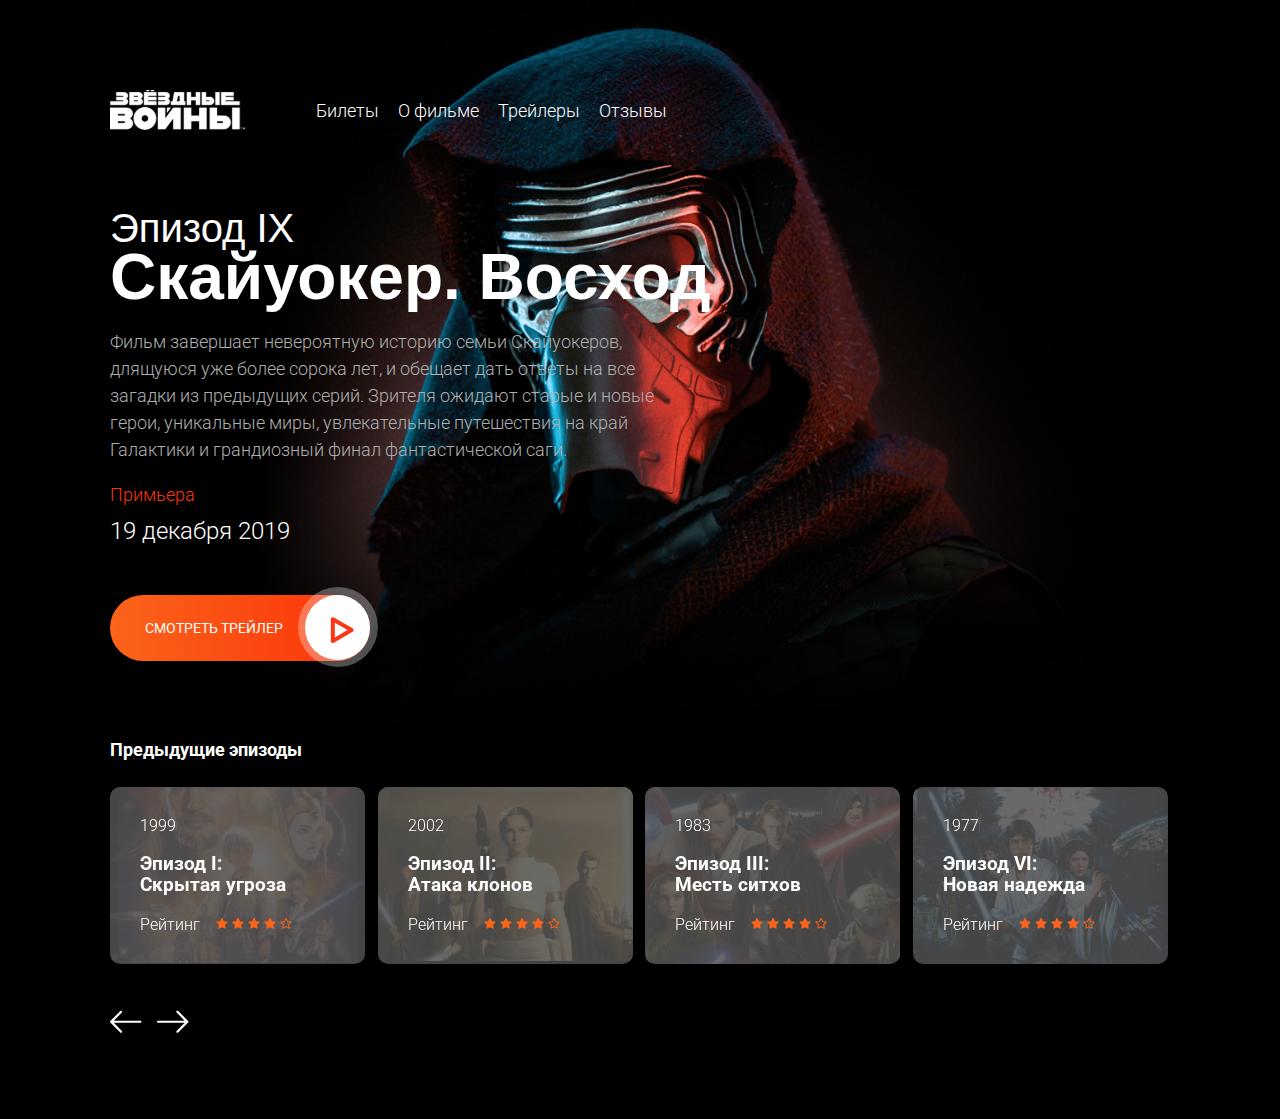
<file: index.html>
<!DOCTYPE html>
<html lang="ru">
<head>
	<meta charset="utf-8">
	<meta name="viewport" content="width=device-width, initial-scale=1.0">
	<title>Звездные войны</title>
	<link rel="stylesheet" href="https://cdnjs.cloudflare.com/ajax/libs/animate.css/4.0.0/animate.min.css">
	<link rel="stylesheet" href="css/owl.carousel.min.css">
	<link rel="stylesheet" href="css/normalize.css">
	<link rel="stylesheet" href="css/jquery.fancybox.min.css">
	<link rel="stylesheet" href="https://fonts.googleapis.com/css?family=Roboto:400;700&display=swap" >
	<link rel="stylesheet"  href="css/style.css">
</head>
<body>
<div class="container">
	<header class="header">
		<img src="img/logo.svg" class="logo header-logo" alt="STAR WARS">
		<div class="m-menu">
		<nav class="navigation">
			<a href="#" class="navigation-link">Билеты</a>
			<a href="#" class="navigation-link">О фильме</a>
			<a href="#" class="navigation-link">Трейлеры</a>
			<a href="#" class="navigation-link">Отзывы</a>
			</nav>
            </div>
		<div class="mobile-buttons">
			<button class="m-menu-button">
				<span class="menu-line"></span>
				<span class="menu-line"></span>
				<span class="menu-line"></span>
			</button>
		</div>
	</header>
	<main>
		<div class="hero">
			<span class="hero-subtitle animate__animated animate__zoomIn">Эпизод IX</span>
			<h1 class="hero-title animate__animated animate__zoomIn">Скайуокер. Восход</h1>
			<p class="hero-description">
				Фильм завершает невероятную историю семьи Скайуокеров, длящуюся уже более сорока лет, и обещает дать ответы на все загадки из предыдущих серий. Зрителя ожидают старые и новые герои, уникальные миры, увлекательные путешествия на край Галактики и грандиозный финал фантастической саги.
			</p>
			<span class="hero-premier">Примьера</span>
			<span class="hero-date">19 декабря 2019</span>
			<a 
			data-fancybox 
			href="https://www.youtube.com/watch?v=KVRBfWQgyuY"
			class="trailer-button">
			<button class="button-play hero-button-play">Смотреть трейлер</button>
		</a>
		</div>
		<!--/.hero-->
		<div class="episodes">
		<h2 class="episodes-title">Предыдущие эпизоды</h2>
		<div class="slider owl-carousel">
		  <div class="slider-item">	
		  	<img src="img/episods/episode-1.jpg" class="slider-image">
				<div class="slider-year">1999</div>
				<h3 class="slider-title">Эпизод I:<br>Скрытая угроза</h3>
				<div class="slider-rating">
				<span class="slider-rating-label">Рейтинг</span>
				<span class="slider-rating-stars">
					<i class="star"></i>
					<i class="star"></i>
					<i class="star"></i>
					<i class="star"></i>
					<i class="star star-o"></i>
				</span>
				</div>
			</div>
			<div class="slider-item">
				<img src="img/episods/episode-2.jpg" class="slider-image" >
				<div class="slider-year">2002</div>
				<h3 class="slider-title">Эпизод II:<br>Атака клонов</h3>
				<div class="slider-rating">
				<span class="slider-rating-label">Рейтинг</span>
				<span class="slider-rating-stars">
					<i class="star"></i>
					<i class="star"></i>
					<i class="star"></i>
					<i class="star"></i>
					<i class="star star-o"></i>
				</span>
				</div>
			</div>
			<div class="slider-item">
				<img src="img/episods/episode-3.jpg" class="slider-image">
				<div class="slider-year">1983</div>
				<h3 class="slider-title">Эпизод III:<br>Месть ситхов</h3>
				<div class="slider-rating">
				<span class="slider-rating-label">Рейтинг</span>
				<span class="slider-rating-stars">
					<i class="star"></i>
					<i class="star"></i>
					<i class="star"></i>
					<i class="star"></i>
					<i class="star star-o"></i>
				</span>
				</div>
			</div>
			<div class="slider-item">
				<img src="img/episods/episode-4.jpg" class="slider-image">
				<div class="slider-year">1977</div>
				<h3 class="slider-title">Эпизод VI:<br>Новая надежда</h3>
				<div class="slider-rating">
				<span class="slider-rating-label">Рейтинг</span>
				<span class="slider-rating-stars">
					<i class="star"></i>
					<i class="star"></i>
					<i class="star"></i>
					<i class="star"></i>
					<i class="star star-o"></i>
				</span>
				</div>
			</div>
			<div class="slider-item">
				<img src="img/episods/episode-5.jpg" class="slider-image">
				<div class="slider-year">1980</div>
				<h3 class="slider-title">Эпизод V:<br>Империя наносит ответный удар</h3>
				<div class="slider-rating">
				<span class="slider-rating-label">Рейтинг</span>
				<span class="slider-rating-stars">
					<i class="star"></i>
					<i class="star"></i>
					<i class="star"></i>
					<i class="star"></i>
					<i class="star star-o"></i>
				</span>
				</div>
			</div>
			<div class="slider-item">
				<img src="img/episods/episode-6.jpg" class="slider-image">
				<div class="slider-year">1983</div>
				<h3 class="slider-title">Эпизод VI:<br>Возвращение джедая</h3>
				<div class="slider-rating">
				<span class="slider-rating-label">Рейтинг</span>
				<span class="slider-rating-stars">
					<i class="star"></i>
					<i class="star"></i>
					<i class="star"></i>
					<i class="star"></i>
					<i class="star star-o"></i>
				</span>
				</div>
			</div>
			<div class="slider-item">
				<img src="img/episods/episode-7.jpg" class="slider-image">
				<div class="slider-year">2015</div>
				<h3 class="slider-title">Эпизод VII:<br>Пробуждение Силы</h3>
				<div class="slider-rating">
				<span class="slider-rating-label">Рейтинг</span>
				<span class="slider-rating-stars">
					<i class="star"></i>
					<i class="star"></i>
					<i class="star"></i>
					<i class="star"></i>
					<i class="star star-o"></i>
				</span>
				</div>
			</div>
			<div class="slider-item">
				<img src="img/episods/episode-8.jpg" class="slider-image">
				<div class="slider-year">2017</div>
				<h3 class="slider-title">Эпизод VIII:<br>Последние джедаи</h3>
				<div class="slider-rating">
				<span class="slider-rating-label">Рейтинг</span>
				<span class="slider-rating-stars">
					<i class="star"></i>
					<i class="star"></i>
					<i class="star"></i>
					<i class="star"></i>
					<i class="star star-o"></i>
				</span>
				</div>
			</div>
		</div>
		<!--/.slider-->	
		</div>
		<!--/.episodes-->
	</main>
</div>
<!--/.container-->
 <script src="js/jquery-3.5.1.min.js"></script>
<script src="js/jquery.fancybox.min.js"></script>
<script src="js/owl.carousel.min.js"></script>
<script src="js/main.js"></script>
</body>
</html>
</file>
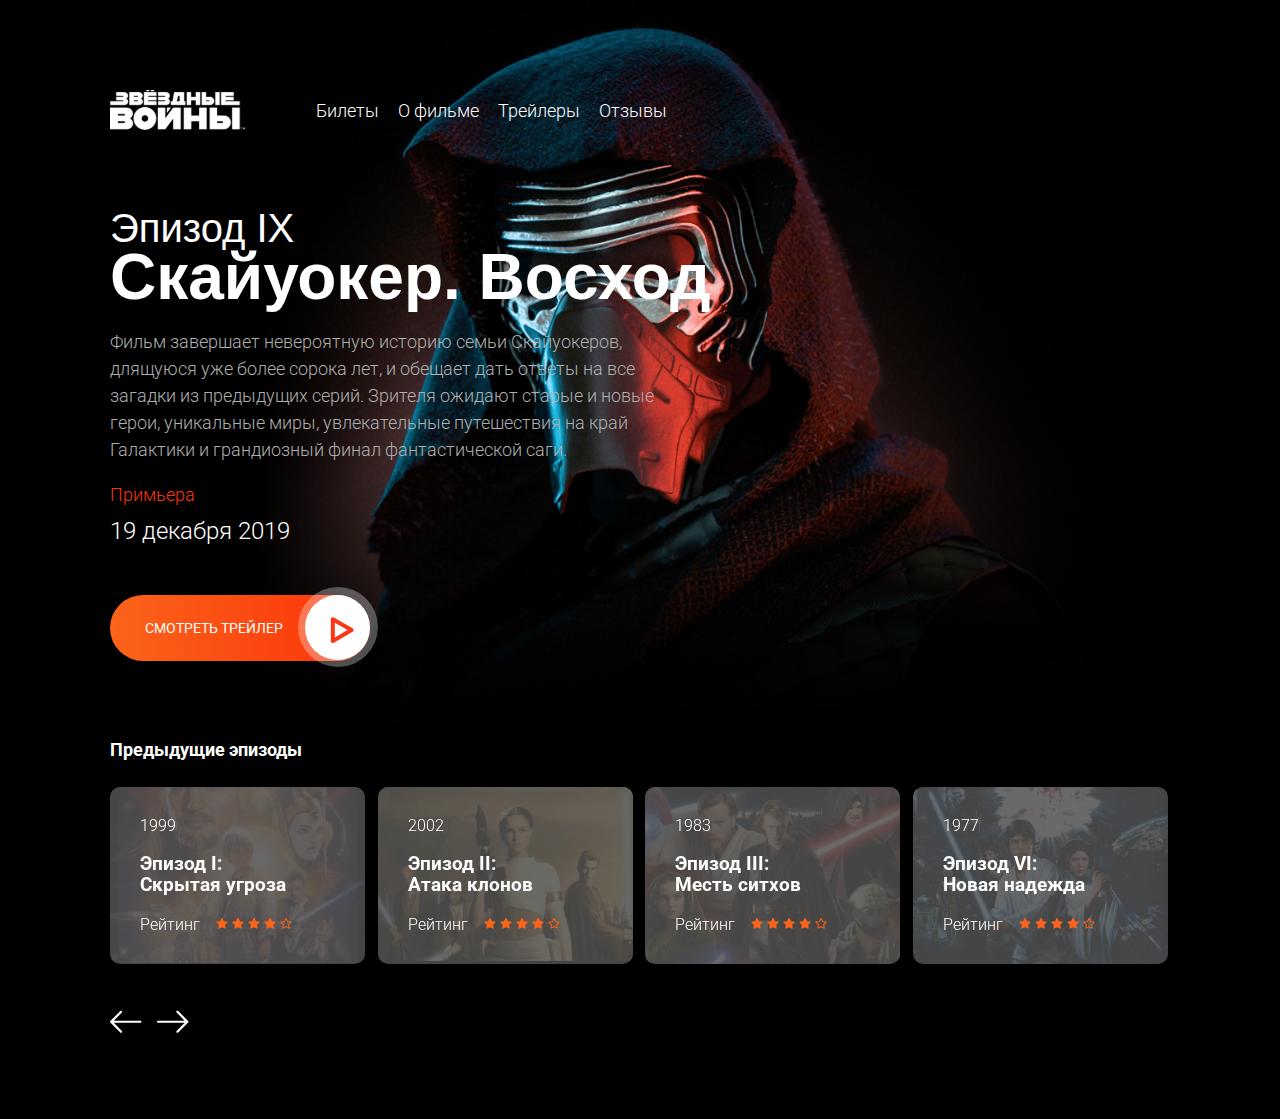
<file: css/index.html>
<!DOCTYPE html>
<html lang="ru">
<head>
	<meta charset="utf-8">
	<meta name="viewport" content="width=device-width, initial-scale=1.0">
	<title>Звездные войны</title>
	<link rel="stylesheet" href="https://cdnjs.cloudflare.com/ajax/libs/animate.css/4.0.0/animate.min.css">
	<link rel="stylesheet" href="css/owl.carousel.min.css">
	<link rel="stylesheet" href="css/normalize.css">
	<link rel="stylesheet" href="css/jquery.fancybox.min.css">
	<link rel="stylesheet" href="https://fonts.googleapis.com/css?family=Roboto:400;700&display=swap" >
	<link rel="stylesheet"  href="css/style.css">
</head>
<body>
<div class="container">
	<header class="header">
		<img src="img/logo.svg" class="logo header-logo" alt="STAR WARS">
		<div class="m-menu">
		<nav class="navigation">
			<a href="#" class="navigation-link">Билеты</a>
			<a href="#" class="navigation-link">О фильме</a>
			<a href="#" class="navigation-link">Трейлеры</a>
			<a href="#" class="navigation-link">Отзывы</a>
			</nav>
            </div>
		<div class="mobile-buttons">
			<button class="m-menu-button">
				<span class="menu-line"></span>
				<span class="menu-line"></span>
				<span class="menu-line"></span>
			</button>
		</div>
	</header>
	<main>
		<div class="hero">
			<span class="hero-subtitle animate__animated animate__zoomIn">Эпизод IX</span>
			<h1 class="hero-title animate__animated animate__zoomIn">Скайуокер. Восход</h1>
			<p class="hero-description">
				Фильм завершает невероятную историю семьи Скайуокеров, длящуюся уже более сорока лет, и обещает дать ответы на все загадки из предыдущих серий. Зрителя ожидают старые и новые герои, уникальные миры, увлекательные путешествия на край Галактики и грандиозный финал фантастической саги.
			</p>
			<span class="hero-premier">Примьера</span>
			<span class="hero-date">19 декабря 2019</span>
			<a 
			data-fancybox 
			href="https://www.youtube.com/watch?v=KVRBfWQgyuY"
			class="trailer-button">
			<button class="button-play hero-button-play">Смотреть трейлер</button>
		</a>
		</div>
		<!--/.hero-->
		<div class="episodes">
		<h2 class="episodes-title">Предыдущие эпизоды</h2>
		<div class="slider owl-carousel">
		  <div class="slider-item">	
		  	<img src="img/episods/episode-1.jpg" class="slider-image">
				<div class="slider-year">1999</div>
				<h3 class="slider-title">Эпизод I:<br>Скрытая угроза</h3>
				<div class="slider-rating">
				<span class="slider-rating-label">Рейтинг</span>
				<span class="slider-rating-stars">
					<i class="star"></i>
					<i class="star"></i>
					<i class="star"></i>
					<i class="star"></i>
					<i class="star star-o"></i>
				</span>
				</div>
			</div>
			<div class="slider-item">
				<img src="img/episods/episode-2.jpg" class="slider-image" >
				<div class="slider-year">2002</div>
				<h3 class="slider-title">Эпизод II:<br>Атака клонов</h3>
				<div class="slider-rating">
				<span class="slider-rating-label">Рейтинг</span>
				<span class="slider-rating-stars">
					<i class="star"></i>
					<i class="star"></i>
					<i class="star"></i>
					<i class="star"></i>
					<i class="star star-o"></i>
				</span>
				</div>
			</div>
			<div class="slider-item">
				<img src="img/episods/episode-3.jpg" class="slider-image">
				<div class="slider-year">1983</div>
				<h3 class="slider-title">Эпизод III:<br>Месть ситхов</h3>
				<div class="slider-rating">
				<span class="slider-rating-label">Рейтинг</span>
				<span class="slider-rating-stars">
					<i class="star"></i>
					<i class="star"></i>
					<i class="star"></i>
					<i class="star"></i>
					<i class="star star-o"></i>
				</span>
				</div>
			</div>
			<div class="slider-item">
				<img src="img/episods/episode-4.jpg" class="slider-image">
				<div class="slider-year">1977</div>
				<h3 class="slider-title">Эпизод VI:<br>Новая надежда</h3>
				<div class="slider-rating">
				<span class="slider-rating-label">Рейтинг</span>
				<span class="slider-rating-stars">
					<i class="star"></i>
					<i class="star"></i>
					<i class="star"></i>
					<i class="star"></i>
					<i class="star star-o"></i>
				</span>
				</div>
			</div>
			<div class="slider-item">
				<img src="img/episods/episode-5.jpg" class="slider-image">
				<div class="slider-year">1980</div>
				<h3 class="slider-title">Эпизод V:<br>Империя наносит ответный удар</h3>
				<div class="slider-rating">
				<span class="slider-rating-label">Рейтинг</span>
				<span class="slider-rating-stars">
					<i class="star"></i>
					<i class="star"></i>
					<i class="star"></i>
					<i class="star"></i>
					<i class="star star-o"></i>
				</span>
				</div>
			</div>
			<div class="slider-item">
				<img src="img/episods/episode-6.jpg" class="slider-image">
				<div class="slider-year">1983</div>
				<h3 class="slider-title">Эпизод VI:<br>Возвращение джедая</h3>
				<div class="slider-rating">
				<span class="slider-rating-label">Рейтинг</span>
				<span class="slider-rating-stars">
					<i class="star"></i>
					<i class="star"></i>
					<i class="star"></i>
					<i class="star"></i>
					<i class="star star-o"></i>
				</span>
				</div>
			</div>
			<div class="slider-item">
				<img src="img/episods/episode-7.jpg" class="slider-image">
				<div class="slider-year">2015</div>
				<h3 class="slider-title">Эпизод VII:<br>Пробуждение Силы</h3>
				<div class="slider-rating">
				<span class="slider-rating-label">Рейтинг</span>
				<span class="slider-rating-stars">
					<i class="star"></i>
					<i class="star"></i>
					<i class="star"></i>
					<i class="star"></i>
					<i class="star star-o"></i>
				</span>
				</div>
			</div>
			<div class="slider-item">
				<img src="img/episods/episode-8.jpg" class="slider-image">
				<div class="slider-year">2017</div>
				<h3 class="slider-title">Эпизод VIII:<br>Последние джедаи</h3>
				<div class="slider-rating">
				<span class="slider-rating-label">Рейтинг</span>
				<span class="slider-rating-stars">
					<i class="star"></i>
					<i class="star"></i>
					<i class="star"></i>
					<i class="star"></i>
					<i class="star star-o"></i>
				</span>
				</div>
			</div>
		</div>
		<!--/.slider-->	
		</div>
		<!--/.episodes-->
	</main>
</div>
<!--/.container-->
 <script src="js/jquery-3.5.1.min.js"></script>
<script src="js/jquery.fancybox.min.js"></script>
<script src="js/owl.carousel.min.js"></script>
<script src="js/main.js"></script>

</body>
</html>
</file>
<file: css/style.css>
*,*:aftere, *:before{
box-sizing: border-box;
}
@font-face {
font-family: 'ProximaNova-Black';
    src: 
    local('ProximaNova-Black') 
    url("https://nomail.com.ua/files/eot/aa46d234cf405126cdd1c36600e4b978.eot?#iefix") format("embedded-opentype"),
    url("https://nomail.com.ua/files/woff/aa46d234cf405126cdd1c36600e4b978.woff") format("woff"),
    url("https://nomail.com.ua/files/woff2/aa46d234cf405126cdd1c36600e4b978.woff2") format("woff2");
}

body{
    font-family: 'Roboto', sans-serif;
	background:#000 url("../img/main-bg.jpg")no-repeat right -180% top;
	background-size: contain;
	background-attachment: fixed;
 	font-weight: 300;
 	color: #ffffff;	
}
.container{
	width: 95%;
	max-width: 1060px;
	margin: auto;
}
.header-logo{
	margin-right:71px; 
}
.header{
	display: flex;
	align-items: center;
	padding-top: 90px;
}
.navigation-link{
	position:relative;
	text-decoration: none;
	font-size: 18px;
	color: #ffffff;
	line-height: 150%;
	margin-right: 15px;
}
.navigation-link:after{
content: "";
position: absolute;
bottom: 0;
left:  0;
width: 100%;
height: 2px;
background: linear-gradient(90deg, #FB641A 0%, #FC3309 100%);
transform: scaleX(0);
transition: transform 0.3s;
}
.navigation-link:hover:after{
	transform:scaleX(1);
}
.m-menu-button{
	position: absolute;
	top: 90px;
	right: 10px;
	cursor:pointer;
	background-color:transparent;
	border: none;
	padding: 5px;
	}
.menu-line{
	display: block;
    width: 16px;
	height: 2px;
	background-color: #fff;
	flex-basis:  16px;
	margin-top:3px;
	margin-bottom: 3px; 
	border-radius: 40px;

}
.hero-subtitle{
	display: block;
	margin-top: 78px;
	font-size: 40px;
	line-height:  100%;
	font-family: 'ProximaNova-Black', sans-serif;
}
.hero-title{
    margin-top: 5px;
	font-size: 64px;
	line-height:  78%;
	font-family: 'ProximaNova-Black', sans-serif;
	margin-bottom: 25px;
}
.hero-description{
    max-width: 572px;
    font-size: 18px;
    line-height: 150%;
    color: #afafaf;
}
.hero-premier{
	display: block;
	font-size: 18px;
	line-height: 150%;
	color: #FC3309;
	margin-bottom: 5px;
}
.hero-date{
    display: block;
    font-size: 24px;
    line-height: 150%;
    margin-bottom: 46px;
}
.button-play{
	position: relative;	
	border: none;
	background: linear-gradient(90deg, #FB641A 0%, #FC3309 100%);
    border-radius: 300px;
    color: #ffffff;
	padding-top: 25px;
    padding-bottom: 25px;
    padding-left: 35px;
    padding-right: 87px;
    font-size: 14px;
    line-height: 16px;
    text-transform: uppercase;
    cursor: pointer;
}
.button-play:after{
	content: "";
	position: absolute;
    width: 65px;
    height: 65px;
    right: 0;
    top: 0px;
    background:  #fff url("../img/play.svg") center no-repeat;
    border-radius: 50%
}
.button-play:before{
	content: ""; 	
	width: 80px;
	height:80px;
	background-color: rgba(255, 255, 255, 0.3);
	position: absolute;
	right: -8px;
	top: -8px;
	border-radius: 50%;
}
.episodes{
	padding: 60px 0;
}
.episodes-title{
	font-size: 18px;
	line-height: 150%;
	margin-bottom: 24px;
}
.slider{
	display: flex;	
    flex-wrap: wrap;	
}
.slider-item{
	position: relative;
	overflow: hidden;
	display: flex;
	flex-direction: column;
	justify-content:space-between;
	width: 195px;
    margin-right: 20px;
    margin-bottom: 20px;
    padding: 30px;
    box-shadow: 0px 10px 26px rgba(0, 0, 0, 0.25);
    border-radius: 10px;
    transition: all 0.2s;
    	
}
.slider-item:before{
	content: "";
	position: absolute;
	left: 0;
	top: 0;
	z-index: -1;
	display: block;
	width: 100%;
	height: 100%;
    background:rgba(80, 80, 80, 0.86);
    transition: all 0.2s;
}
.slider-image{
    position: absolute;
    left: 0;
    top: 0;
    z-index: -2;
}
.slider-item:hover:before{
	background: rgba(64, 101, 255, 0.86);
}
.slider-rating-label{
	margin-right: 12px;
}
.star{
	display: inline-block;
	width: 	12px;
	height: 12px;
	background: url("../img/star.svg") no-repeat center;
}
.star-o{
	background: url("../img/star-o.svg")no-repeat center;
}
.slider-nav-left{
	border: none;
	background: transparent url("../img/arrow-Left.svg")no-repeat center;
	width: 32px;
	height: 32px;
	margin-right: 15px;
}
.slider-nav-right{
	border: none;
	background: transparent url("../img/arrow-right.svg")no-repeat center;
	width: 32px;
	height: 32px;
}
.slider-nav-left span,
.slider-nav-right span{
	display: none;
}	
.mobile-buttons{
	display: none;
}

@media(max-width: 1024px){
    .slider-item{
    	width: 250px;
    }
}
@media(max-width: 812px){
    .slider-item{
    	width: 250px;
    }
}
@media(max-width: 678px){
.hero-title{
	font-size: 55px;
 }
}
@media(max-width: 650px){
.m-menu{
	display: none;
	flex-direction: column;
	align-items: center;
	justify-content: space-around;
	position: fixed;
	left: 0;
	right: 0;
	top: 0;
	bottom: 0;
	background-color:#000;
	}
	.m-menu.activ{
		display: flex;
	}
	.navigation{
		display: flex;
		margin: 0;
		flex-direction: column;
		justify-content: center;
		align-items: center;
	}
	.navigation-link{
		color: #ffffff;
		margin-right: 0px;
		margin-bottom: 18px;
	}
	.navigation-link:last-child{
		margin-bottom: 0px;
	}

	.mobile-buttons{
		display: block;
	    margin-left: auto;

    }
}

@media(max-width: 600px){
	.hero-subtitle{
		font-size: 24px;
	}
	.hero-title{
		font-size: 36px;
	   line-height:120%;  
	}
	.hero-description{
		font-size: 16px;
	}
	.header-logo{
		margin-bottom: 30px;
	}
	.slider-item{
		width: 230px;	
	}
}
@media(max-width: 568px){
	.hero-sutitle{
		font-size: 28px;
		margin-top: 66px;
	}
	.hero-title{
		font-size: 43px;
	}
}
@media(max-width: 375px){
	.hero-subtitle{
		font-size: 23px;
		margin-top: 66px;
	}
	.hero-title{
		font-size: 34px;		
	}
}
@media(max-width: 320px){
.hero-subtitle{
    margin-top: 30px;
  }
.hero-title{
    font-size: 27px;
  }
}
</file>
<file: css/css/style.css>
*,*:aftere, *:before{
box-sizing: border-box;
}
@font-face {
font-family: 'ProximaNova-Black';
    src: 
    local('ProximaNova-Black') 
    url("https://nomail.com.ua/files/eot/aa46d234cf405126cdd1c36600e4b978.eot?#iefix") format("embedded-opentype"),
    url("https://nomail.com.ua/files/woff/aa46d234cf405126cdd1c36600e4b978.woff") format("woff"),
    url("https://nomail.com.ua/files/woff2/aa46d234cf405126cdd1c36600e4b978.woff2") format("woff2");
}

body{
    font-family: 'Roboto', sans-serif;
	background:#000 url("../img/main-bg.jpg")no-repeat right -180% top;
	background-size: contain;
	background-attachment: fixed;
 	font-weight: 300;
 	color: #ffffff;	
}
.container{
	width: 95%;
	max-width: 1060px;
	margin: auto;
}
.header-logo{
	margin-right:71px; 
}
.header{
	display: flex;
	align-items: center;
	padding-top: 90px;
}
.navigation-link{
	position:relative;
	text-decoration: none;
	font-size: 18px;
	color: #ffffff;
	line-height: 150%;
	margin-right: 15px;
}
.navigation-link:after{
content: "";
position: absolute;
bottom: 0;
left:  0;
width: 100%;
height: 2px;
background: linear-gradient(90deg, #FB641A 0%, #FC3309 100%);
transform: scaleX(0);
transition: transform 0.3s;
}
.navigation-link:hover:after{
	transform:scaleX(1);
}
.m-menu-button{
	position: absolute;
	top: 90px;
	right: 10px;
	cursor:pointer;
	background-color:transparent;
	border: none;
	padding: 5px;
	}
.menu-line{
	display: block;
    width: 16px;
	height: 2px;
	background-color: #fff;
	flex-basis:  16px;
	margin-top:3px;
	margin-bottom: 3px; 
	border-radius: 40px;

}
.hero-subtitle{
	display: block;
	margin-top: 78px;
	font-size: 40px;
	line-height:  100%;
	font-family: 'ProximaNova-Black', sans-serif;
}
.hero-title{
    margin-top: 5px;
	font-size: 64px;
	line-height:  78%;
	font-family: 'ProximaNova-Black', sans-serif;
	margin-bottom: 25px;
}
.hero-description{
    max-width: 572px;
    font-size: 18px;
    line-height: 150%;
    color: #afafaf;
}
.hero-premier{
	display: block;
	font-size: 18px;
	line-height: 150%;
	color: #FC3309;
	margin-bottom: 5px;
}
.hero-date{
    display: block;
    font-size: 24px;
    line-height: 150%;
    margin-bottom: 46px;
}
.button-play{
	position: relative;	
	border: none;
	background: linear-gradient(90deg, #FB641A 0%, #FC3309 100%);
    border-radius: 300px;
    color: #ffffff;
	padding-top: 25px;
    padding-bottom: 25px;
    padding-left: 35px;
    padding-right: 87px;
    font-size: 14px;
    line-height: 16px;
    text-transform: uppercase;
    cursor: pointer;
}
.button-play:after{
	content: "";
	position: absolute;
    width: 65px;
    height: 65px;
    right: 0;
    top: 0px;
    background:  #fff url("../img/play.svg") center no-repeat;
    border-radius: 50%
}
.button-play:before{
	content: ""; 	
	width: 80px;
	height:80px;
	background-color: rgba(255, 255, 255, 0.3);
	position: absolute;
	right: -8px;
	top: -8px;
	border-radius: 50%;
}
.episodes{
	padding: 60px 0;
}
.episodes-title{
	font-size: 18px;
	line-height: 150%;
	margin-bottom: 24px;
}
.slider{
	display: flex;	
    flex-wrap: wrap;	
}
.slider-item{
	position: relative;
	overflow: hidden;
	display: flex;
	flex-direction: column;
	justify-content:space-between;
	width: 195px;
    margin-right: 20px;
    margin-bottom: 20px;
    padding: 30px;
    box-shadow: 0px 10px 26px rgba(0, 0, 0, 0.25);
    border-radius: 10px;
    transition: all 0.2s;
    	
}
.slider-item:before{
	content: "";
	position: absolute;
	left: 0;
	top: 0;
	z-index: -1;
	display: block;
	width: 100%;
	height: 100%;
    background:rgba(80, 80, 80, 0.86);
    transition: all 0.2s;
}
.slider-image{
    position: absolute;
    left: 0;
    top: 0;
    z-index: -2;
}
.slider-item:hover:before{
	background: rgba(64, 101, 255, 0.86);
}
.slider-rating-label{
	margin-right: 12px;
}
.star{
	display: inline-block;
	width: 	12px;
	height: 12px;
	background: url("../img/star.svg") no-repeat center;
}
.star-o{
	background: url("../img/star-o.svg")no-repeat center;
}
.slider-nav-left{
	border: none;
	background: transparent url("../img/arrow-Left.svg")no-repeat center;
	width: 32px;
	height: 32px;
	margin-right: 15px;
}
.slider-nav-right{
	border: none;
	background: transparent url("../img/arrow-right.svg")no-repeat center;
	width: 32px;
	height: 32px;
}
.slider-nav-left span,
.slider-nav-right span{
	display: none;
}	
.mobile-buttons{
	display: none;
}


@media(max-width: 678px){
.hero-title{
	font-size: 55px;
 }
}
@media(max-width: 650px){
.m-menu{
	display: none;
	flex-direction: column;
	align-items: center;
	justify-content: space-around;
	position: fixed;
	left: 0;
	right: 0;
	top: 0;
	bottom: 0;
	background-color:#000;

	z-index: 0;
	}
	.m-menu.activ{
		display: flex;
	}
	.navigation{
		display: flex;
		margin: 0;
		flex-direction: column;
		justify-content: center;
		align-items: center;
	}
	.navigation-link{
		color: #ffffff;
		margin-right: 0px;
		margin-bottom: 18px;
	}
	.navigation-link:last-child{
		margin-bottom: 0px;
	}

	.mobile-buttons{
		display: block;
	    margin-left: auto;

    }
}
@media(max-width: 1024px){
    .slider-item{
    	width: 250px;
    }
}
@media(max-width: 812px){
    .slider-item{
    	width: 250px;
    }
}
@media(max-width: 600px){
	.hero-subtitle{
		font-size: 24px;
	}
	.hero-title{
		font-size: 36px;
	   line-height:120%;  
	}
	.hero-description{
		font-size: 16px;
	}
	.header-logo{
		margin-bottom: 30px;
	}
	.slider-item{
		width: 230px;	
	}
}
@media(max-width: 568px){
	.hero-sutitle{
		font-size: 28px;
		margin-top: 66px;
	}
	.hero-title{
		font-size: 43px;
	}
}
@media(max-width: 375px){
	.hero-subtitle{
		font-size: 23px;
		margin-top: 66px;
	}
	.hero-title{
		font-size: 34px;		
	}
}
@media(max-width: 320px){
.hero-subtitle{
    margin-top: 30px;
  }
.hero-title{
    font-size: 27px;
  }
}
</file>
